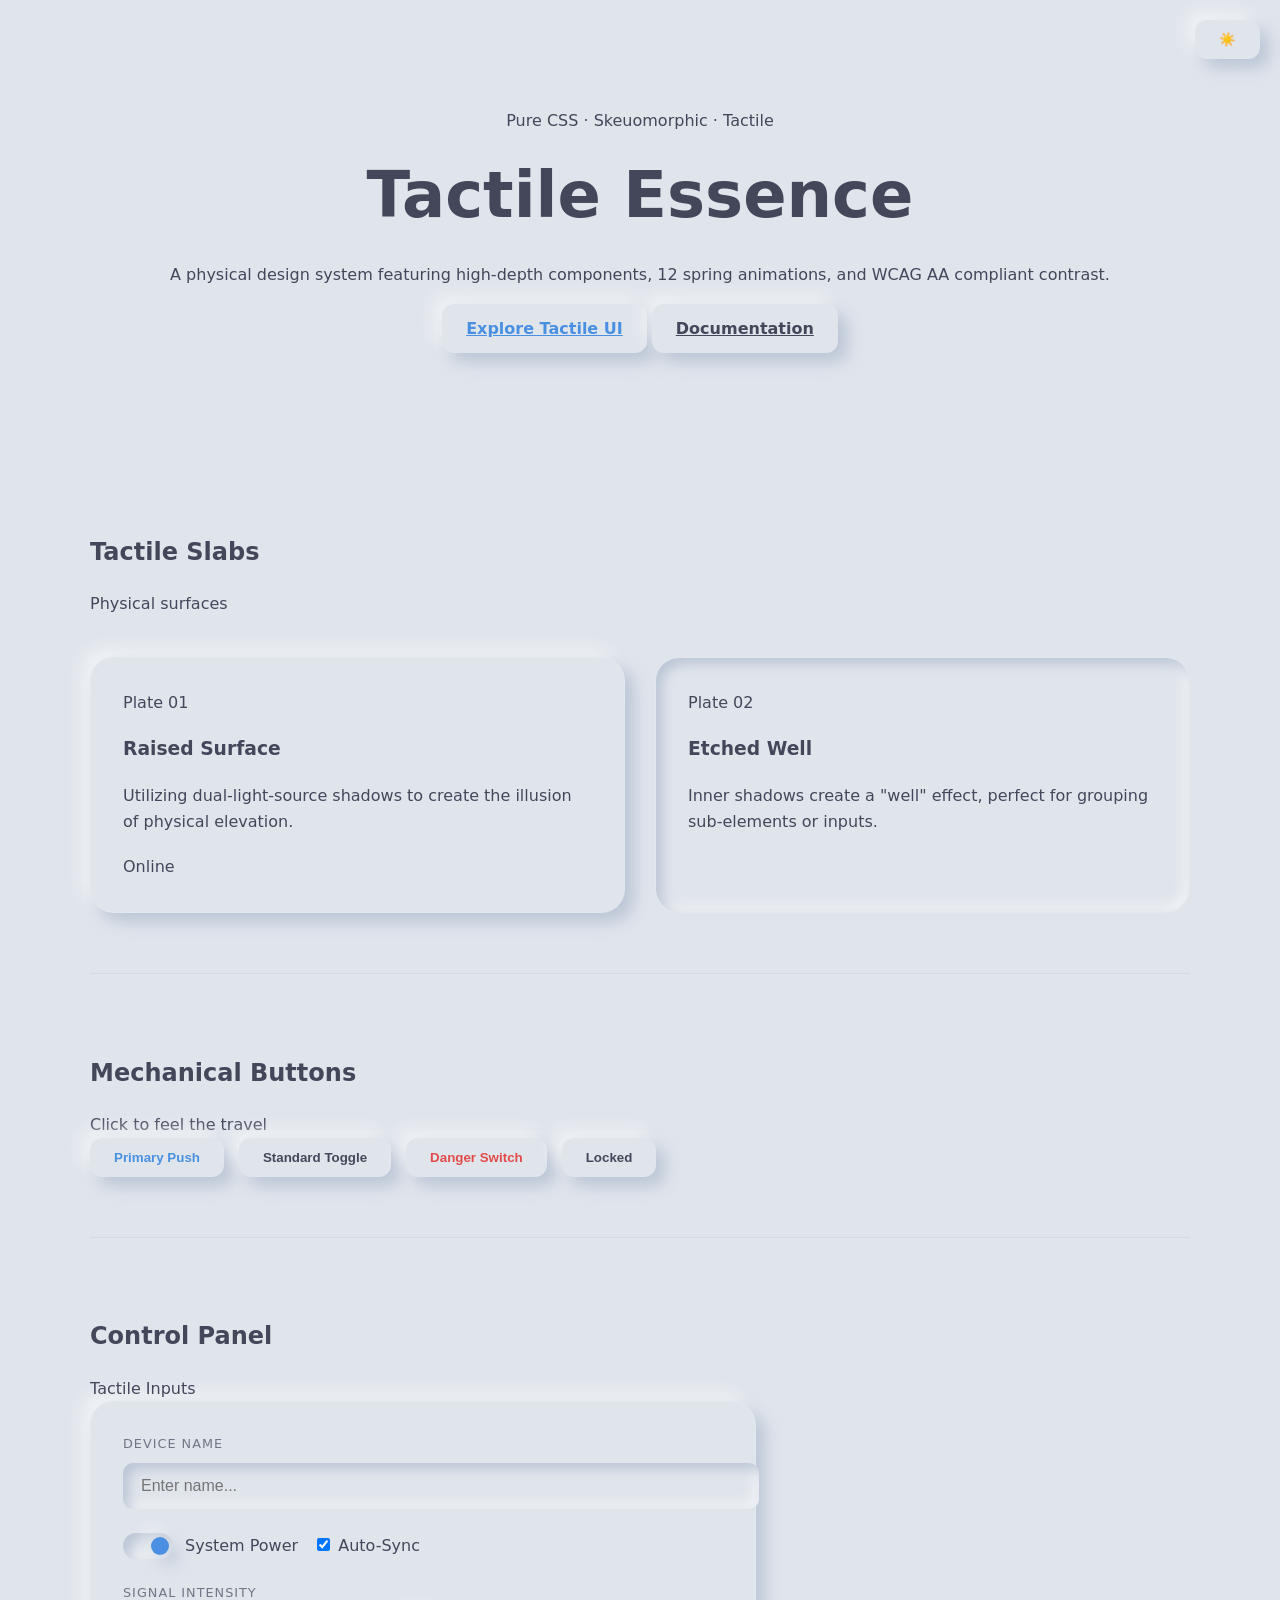
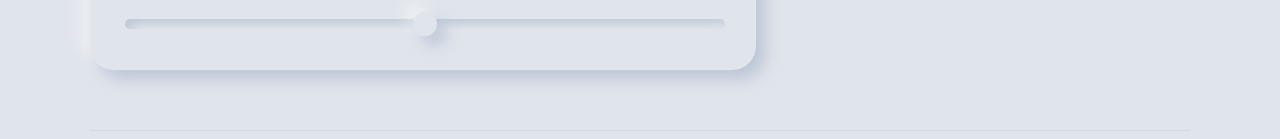
<file: Skeuomorphism/index.html>
<!DOCTYPE html>
<html lang="en" data-theme="light">
<head>
    <meta charset="UTF-8">
    <meta name="viewport" content="width=device-width, initial-scale=1.0">
    <title>Tactile Essence UI Kit</title>
    <link rel="stylesheet" href="style.css">
</head>
<body>

<!-- Theme Toggle -->
<button class="skeuo skeuo-btn theme-toggle-btn" id="theme-toggle" aria-label="Toggle Mode">
  <span class="icon-light">☀️</span>
  <span class="icon-dark">🌙</span>
</button>

<main class="page">
  <!-- HERO -->
  <header class="hero">
    <span class="hero__kicker">Pure CSS · Skeuomorphic · Tactile</span>
    <h1 class="hero__title">Tactile Essence</h1>
    <p class="hero__sub">
      A physical design system featuring high-depth components, 12 spring animations, and WCAG AA compliant contrast.
    </p>

    <div class="hero__cta">
      <a href="#components" class="skeuo skeuo-btn skeuo-btn--primary">Explore Tactile UI</a>
      <a href="https://github.com" class="skeuo skeuo-btn skeuo-btn--ghost">Documentation</a>
    </div>
  </header>

  <div class="container" id="components">
    
    <!-- CARDS -->
    <section class="section">
      <div class="section__header">
        <h2 class="section__title">Tactile Slabs</h2>
        <span class="section__subtitle">Physical surfaces</span>
      </div>
      <div class="card-grid">
        <div class="skeuo skeuo-card">
          <div class="skeuo-card__label">Plate 01</div>
          <h3 class="skeuo-card__title">Raised Surface</h3>
          <p class="skeuo-card__body">Utilizing dual-light-source shadows to create the illusion of physical elevation.</p>
          <div class="btn-row" style="margin-top:20px">
             <span class="skeuo-badge skeuo-badge--success">Online</span>
          </div>
        </div>

        <div class="skeuo skeuo-card skeuo-card--inset">
          <div class="skeuo-card__label">Plate 02</div>
          <h3 class="skeuo-card__title">Etched Well</h3>
          <p class="skeuo-card__body">Inner shadows create a "well" effect, perfect for grouping sub-elements or inputs.</p>
        </div>
      </div>
    </section>

    <!-- BUTTONS -->
    <section class="section">
      <div class="section__header">
        <h2 class="section__title">Mechanical Buttons</h2>
        <span class="section__subtitle">Click to feel the travel</span>
      </div>
      <div class="btn-row">
        <button class="skeuo skeuo-btn skeuo-btn--primary">Primary Push</button>
        <button class="skeuo skeuo-btn">Standard Toggle</button>
        <button class="skeuo skeuo-btn skeuo-btn--danger">Danger Switch</button>
        <button class="skeuo skeuo-btn" disabled>Locked</button>
      </div>
    </section>

    <!-- FORM CONTROLS -->
    <section class="section">
      <div class="section__header">
        <h2 class="section__title">Control Panel</h2>
        <span class="section__subtitle">Tactile Inputs</span>
      </div>
      <div class="skeuo skeuo-card" style="max-width: 600px;">
        <div class="form-group">
          <label>Device Name</label>
          <input type="text" class="skeuo skeuo-input" placeholder="Enter name...">
        </div>
        
        <div class="btn-row" style="margin-top:24px">
          <label class="skeuo-switch">
            <input type="checkbox" checked>
            <span class="skeuo-switch__slider"></span>
            System Power
          </label>

          <div class="skeuo-check-group">
            <label class="skeuo-checkbox">
              <input type="checkbox" checked>
              <span class="skeuo-checkbox__box"></span>
              Auto-Sync
            </label>
          </div>
        </div>

        <div class="form-group" style="margin-top:24px">
          <label>Signal Intensity</label>
          <input type="range" class="skeuo-range">
        </div>
      </div>
    </section>

  </div>
</main>

<script src="script.js"></script>
</body>
</html>
</file>
<file: Skeuomorphism/style.css>
/* style.css */
:root {
    /* Design Tokens */
    --bg-color: #e0e5ec;
    --card-color: #e0e5ec;
    --text-color: #44475a;
    --primary-color: #4a90e2;
    --danger-color: #e24a4a;
    
    /* Shadows - The Secret Sauce */
    --shadow-out: 9px 9px 16px rgb(163,177,198, 0.6), 
                  -9px -9px 16px rgba(255,255,255, 0.5);
    --shadow-in: inset 6px 6px 12px rgba(163,177,198, 0.6), 
                 inset -6px -6px 12px rgba(255,255,255, 0.5);
    --shadow-btn-hover: 4px 4px 8px rgb(163,177,198, 0.6), 
                        -4px -4px 8px rgba(255,255,255, 0.5);

    --radius-md: 16px;
    --radius-lg: 24px;
    --transition: 0.3s cubic-bezier(0.175, 0.885, 0.32, 1.275);
}

[data-theme="dark"] {
    --bg-color: #2d3436;
    --card-color: #2d3436;
    --text-color: #dfe6e9;
    --shadow-out: 9px 9px 16px rgba(0,0,0, 0.4), 
                  -9px -9px 16px rgba(255,255,255, 0.05);
    --shadow-in: inset 6px 6px 12px rgba(0,0,0, 0.4), 
                 inset -6px -6px 12px rgba(255,255,255, 0.05);
    --shadow-btn-hover: 4px 4px 8px rgba(0,0,0, 0.4), 
                        -4px -4px 8px rgba(255,255,255, 0.05);
}

/* Base Styles */
body {
    background-color: var(--bg-color);
    color: var(--text-color);
    font-family: 'Inter', system-ui, sans-serif;
    transition: background 0.3s ease;
    line-height: 1.6;
}

.container { width: min(1100px, 92vw); margin: 0 auto; }

/* Components */

/* --- Card --- */
.skeuo-card {
    background: var(--card-color);
    border-radius: var(--radius-lg);
    box-shadow: var(--shadow-out);
    padding: 2rem;
    border: 1px solid rgba(255,255,255, 0.1);
    transition: var(--transition);
}

.skeuo-card--inset {
    box-shadow: var(--shadow-in);
}

/* --- Buttons --- */
.skeuo-btn {
    background: var(--card-color);
    border: none;
    border-radius: 12px;
    box-shadow: var(--shadow-out);
    padding: 12px 24px;
    color: var(--text-color);
    font-weight: 600;
    cursor: pointer;
    transition: var(--transition);
    display: inline-flex;
    align-items: center;
    gap: 8px;
    outline: none;
}

.skeuo-btn:hover {
    box-shadow: var(--shadow-btn-hover);
    transform: translateY(-2px);
}

.skeuo-btn:active {
    box-shadow: var(--shadow-in);
    transform: translateY(0);
}

.skeuo-btn--primary {
    color: var(--primary-color);
}

.skeuo-btn--danger {
    color: var(--danger-color);
}

/* --- Inputs --- */
.skeuo-input {
    width: 100%;
    background: var(--card-color);
    border: none;
    border-radius: 10px;
    box-shadow: var(--shadow-in);
    padding: 14px 18px;
    color: var(--text-color);
    outline: none;
    font-size: 1rem;
}

/* --- Toggle Switch --- */
.skeuo-switch {
    display: flex;
    align-items: center;
    gap: 12px;
    cursor: pointer;
}

.skeuo-switch input { display: none; }

.skeuo-switch__slider {
    width: 50px;
    height: 26px;
    background: var(--card-color);
    border-radius: 20px;
    box-shadow: var(--shadow-in);
    position: relative;
    transition: 0.3s;
}

.skeuo-switch__slider::before {
    content: "";
    position: absolute;
    width: 18px;
    height: 18px;
    background: #a3b1c6;
    border-radius: 50%;
    top: 4px;
    left: 4px;
    box-shadow: var(--shadow-out);
    transition: 0.3s cubic-bezier(0.68, -0.55, 0.265, 1.55);
}

.skeuo-switch input:checked + .skeuo-switch__slider::before {
    transform: translateX(24px);
    background: var(--primary-color);
}

/* --- Range Slider --- */
.skeuo-range {
    -webkit-appearance: none;
    width: 100%;
    background: transparent;
}

.skeuo-range::-webkit-slider-runnable-track {
    height: 10px;
    background: var(--card-color);
    box-shadow: var(--shadow-in);
    border-radius: 5px;
}

.skeuo-range::-webkit-slider-thumb {
    -webkit-appearance: none;
    height: 24px;
    width: 24px;
    background: var(--card-color);
    border-radius: 50%;
    box-shadow: var(--shadow-out);
    margin-top: -7px;
    cursor: pointer;
}

/* Layout helpers */
.hero { text-align: center; padding: 100px 20px; }
.hero__title { font-size: 4rem; font-weight: 900; margin: 10px 0; }
.card-grid { display: grid; grid-template-columns: repeat(auto-fit, minmax(300px, 1fr)); gap: 30px; margin-top: 40px;}
.btn-row { display: flex; gap: 15px; flex-wrap: wrap; align-items: center;}
.form-group label { display: block; margin-bottom: 8px; font-size: 0.8rem; text-transform: uppercase; letter-spacing: 1px; opacity: 0.7; }
.section { padding: 60px 0; border-bottom: 1px solid rgba(0,0,0,0.05); }

/* Theme Toggle Button Position */
.theme-toggle-btn {
    position: fixed;
    top: 20px;
    right: 20px;
    z-index: 100;
}

[data-theme="dark"] .icon-light { display: none; }
[data-theme="light"] .icon-dark { display: none; }
</file>
